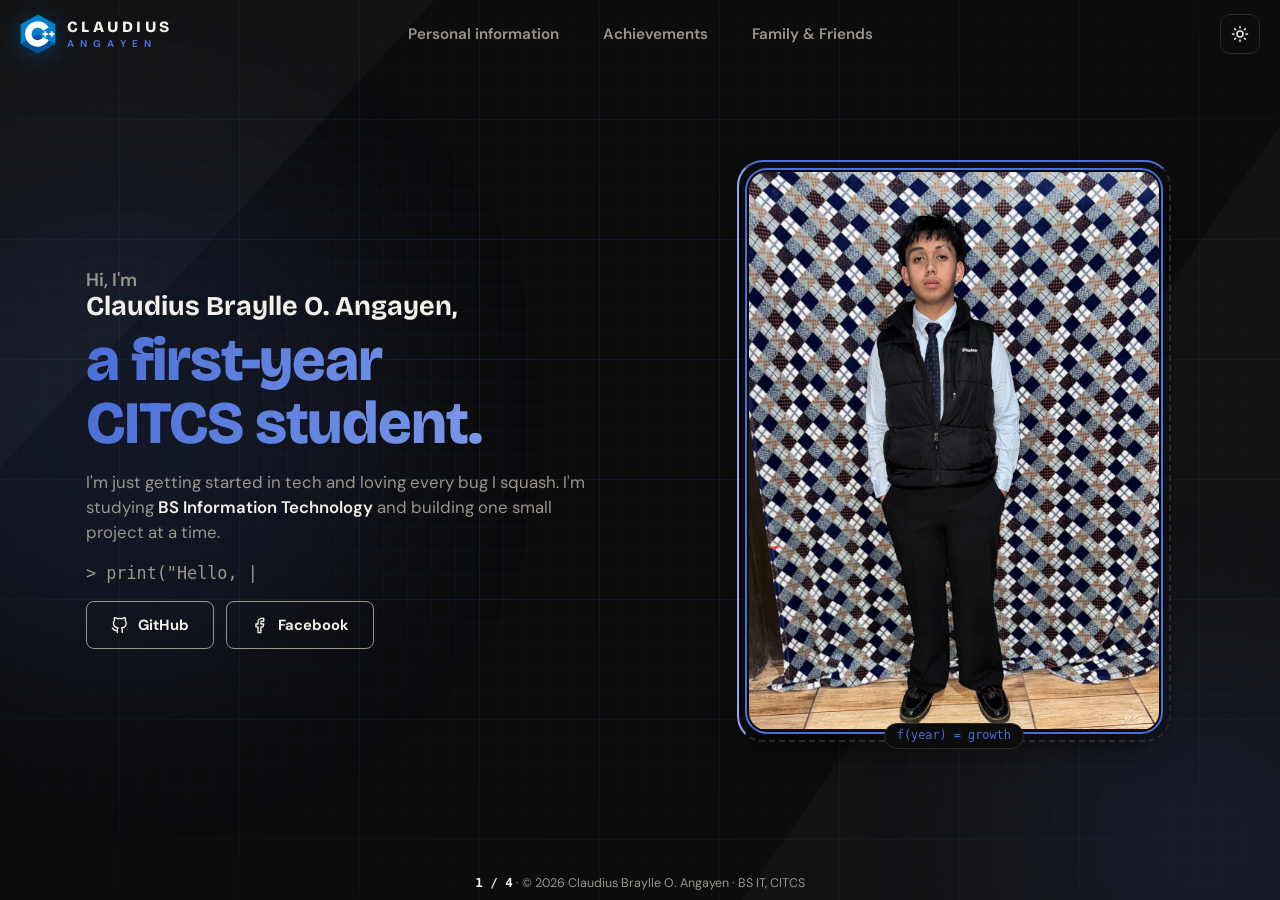
<file: index.html>
<!DOCTYPE html>
<html lang="en" data-theme="dark">
<head>
<meta charset="UTF-8">
<meta name="viewport" content="width=device-width, initial-scale=1, viewport-fit=cover">
<title>Claudius Angayen | Portfolio</title>
<meta name="description" content="Portfolio of Claudius Braylle O. Angayen, a first-year Information Technology student at CITCS.">
<meta name="theme-color" content="#000000">
<link rel="icon" type="image/svg+xml" href="images/logo.svg">
<link rel="preconnect" href="https://fonts.googleapis.com">
<link rel="preconnect" href="https://fonts.gstatic.com" crossorigin>
<link rel="stylesheet" href="https://fonts.googleapis.com/css2?family=Bricolage+Grotesque:opsz,wght@12..96,600..800&family=DM+Sans:wght@400..700&display=swap">
<link rel="stylesheet" href="css/style.css?v=19">
<!-- Sets the saved theme before the page paints, so it never flashes the wrong color -->
<script>
  try { document.documentElement.setAttribute('data-theme', localStorage.getItem('theme') === 'light' ? 'light' : 'dark'); } catch (e) {}
</script>
<script src="js/main.js?v=14" defer></script>
</head>
<body>

<!-- Icon sprite -->
<svg width="0" height="0" style="position:absolute" aria-hidden="true">
  <symbol id="i-home" viewBox="0 0 24 24"><path d="M3 11l9-8 9 8M5 10v10h5v-6h4v6h5V10"/></symbol>
  <symbol id="i-code" viewBox="0 0 24 24"><path d="M8 8l-4 4 4 4M16 8l4 4-4 4M13.5 5l-3 14"/></symbol>
  <symbol id="i-sun" viewBox="0 0 24 24"><circle cx="12" cy="12" r="4"/><path d="M12 2v2M12 20v2M4.9 4.9l1.4 1.4M17.7 17.7l1.4 1.4M2 12h2M20 12h2M4.9 19.1l1.4-1.4M17.7 6.3l1.4-1.4"/></symbol>
  <symbol id="i-moon" viewBox="0 0 24 24"><path d="M21 13A9 9 0 1 1 11 3a7 7 0 0 0 10 10z"/></symbol>
  <symbol id="i-user" viewBox="0 0 24 24"><circle cx="12" cy="8" r="4"/><path d="M4 21c0-4 4-6 8-6s8 2 8 6"/></symbol>
  <symbol id="i-id" viewBox="0 0 24 24"><rect x="3" y="5" width="18" height="14" rx="2"/><circle cx="9" cy="11" r="2"/><path d="M6 16c.6-1.8 5.4-1.8 6 0M15 10h3M15 14h3"/></symbol>
  <symbol id="i-github" viewBox="0 0 24 24"><path d="M9 19c-5 1.5-5-2.5-7-3m14 6v-3.87a3.37 3.37 0 0 0-.94-2.61c3.14-.35 6.44-1.54 6.44-7A5.44 5.44 0 0 0 20 4.77 5.07 5.07 0 0 0 19.91 1S18.73.65 16 2.48a13.38 13.38 0 0 0-7 0C6.27.65 5.09 1 5.09 1A5.07 5.07 0 0 0 5 4.77a5.44 5.44 0 0 0-1.5 3.78c0 5.42 3.3 6.61 6.44 7A3.37 3.37 0 0 0 9 18.13V22"/></symbol>
  <symbol id="i-facebook" viewBox="0 0 24 24"><path d="M18 2h-3a5 5 0 0 0-5 5v3H7v4h3v8h4v-8h3l1-4h-4V7a1 1 0 0 1 1-1h3z"/></symbol>
  <symbol id="i-arrow" viewBox="0 0 24 24"><path d="M5 12h14M13 6l6 6-6 6"/></symbol>
</svg>

<!-- Graph-paper texture + soft glows -->
<div class="graph-bg" aria-hidden="true"></div>
<div class="shape s1" aria-hidden="true"></div>
<div class="shape s2" aria-hidden="true"></div>
<div class="glow g1" aria-hidden="true"></div>
<div class="glow g2" aria-hidden="true"></div>

<header>
  <div class="container">
    <nav>
      <div class="nav-left">
      <a href="index.html" class="logo" aria-label="Claudius Angayen, home">
        <!-- Logo: C++ -->
        <svg class="logo-svg" viewBox="80 40 740 820" aria-hidden="true">
          <defs><mask id="hx"><path d="M450 70L792 258V642L450 830L108 642V258Z" fill="#fff" stroke="#fff" stroke-width="30" stroke-linejoin="round"/></mask></defs>
          <path d="M450 70L792 258V642L450 830L108 642V258Z" fill="#0180cd" stroke="#0180cd" stroke-width="30" stroke-linejoin="round"/>
          <path d="M60 671L443 450L900 714V900H60Z" fill="#00549d" mask="url(#hx)"/>
          <path d="M671 318.5A261 261 0 1 0 671 579.5L555.9 513A128 128 0 1 1 555.9 385Z" fill="#fff"/>
          <g fill="#fff"><rect x="543" y="432" width="112" height="36"/><rect x="581" y="394" width="36" height="112"/><rect x="675" y="432" width="113" height="36"/><rect x="713" y="394" width="37" height="112"/></g>
        </svg>
        <span class="logo-word"><span class="lw-top">Claudius</span><span class="lw-bot">Angayen</span></span>
      </a>
      </div>
      <div class="tabs" role="navigation" aria-label="Pages">
        <a class="tab" href="about.html" data-view="profile"><span class="tl-full">Personal information</span><span class="tl-short">About</span></a>
        <a class="tab" href="achievements.html" data-view="achievements">Achievements</a>
        <a class="tab" href="family-friends.html" data-view="family"><span class="tl-full">Family &amp; Friends</span><span class="tl-short">Family</span></a>
      </div>
      <div class="nav-right">
        <button class="icon-btn" id="themeBtn" type="button" aria-label="Switch to light mode" title="Switch theme"></button>
      </div>
    </nav>
  </div>
</header>

<main>
<div id="view-home">
  <section class="hero">
    <div class="container hero-grid">
      <div class="copy">
        <h1>
          <span class="hi">Hi, I'm</span>
          <span class="name">Claudius Braylle O. Angayen,</span>
          <span class="role">a first-year CITCS student.</span>
        </h1>
        <p>
          I'm just getting started in tech and loving every bug I squash.
          I'm studying <strong>BS Information Technology</strong>
          and building one small project at a time.
        </p>
        <p class="typing">
          &gt; <span id="typed"></span><span class="cursor">|</span>
        </p>
        <div class="btns">
          <a href="https://github.com/Clauwddd" class="btn btn-outline" target="_blank" rel="noopener noreferrer" aria-label="GitHub"><svg class="ico" aria-hidden="true"><use href="#i-github"/></svg><span class="lbl-full">GitHub</span></a>
          <a href="https://www.facebook.com/claudiusbraylle" class="btn btn-outline" target="_blank" rel="noopener noreferrer" aria-label="Facebook"><svg class="ico" aria-hidden="true"><use href="#i-facebook"/></svg><span class="lbl-full">Facebook</span></a>
        </div>
      </div>
      <div class="avatar-wrap">
        <div class="disk-wrap">
          <div class="disk">
            <div class="orbit" aria-hidden="true"></div>
            <div class="photo"><img src="images/photo.jpg" alt="Full portrait of Claudius Braylle O. Angayen in a black vest, light blue shirt and navy tie"></div>
          </div>
          <span class="coords">f(year) = growth</span>
        </div>
      </div>
    </div>
  </section>

</div>
</main>

<footer>
  <div class="container foot">
    <span class="foot-mid"><span class="foot-count">1 / 4</span><span class="foot-copy"> &middot; &copy; <span id="year"></span> Claudius Braylle O. Angayen &middot; BS IT, CITCS</span></span>
  </div>
</footer>

</body>
</html>
</file>
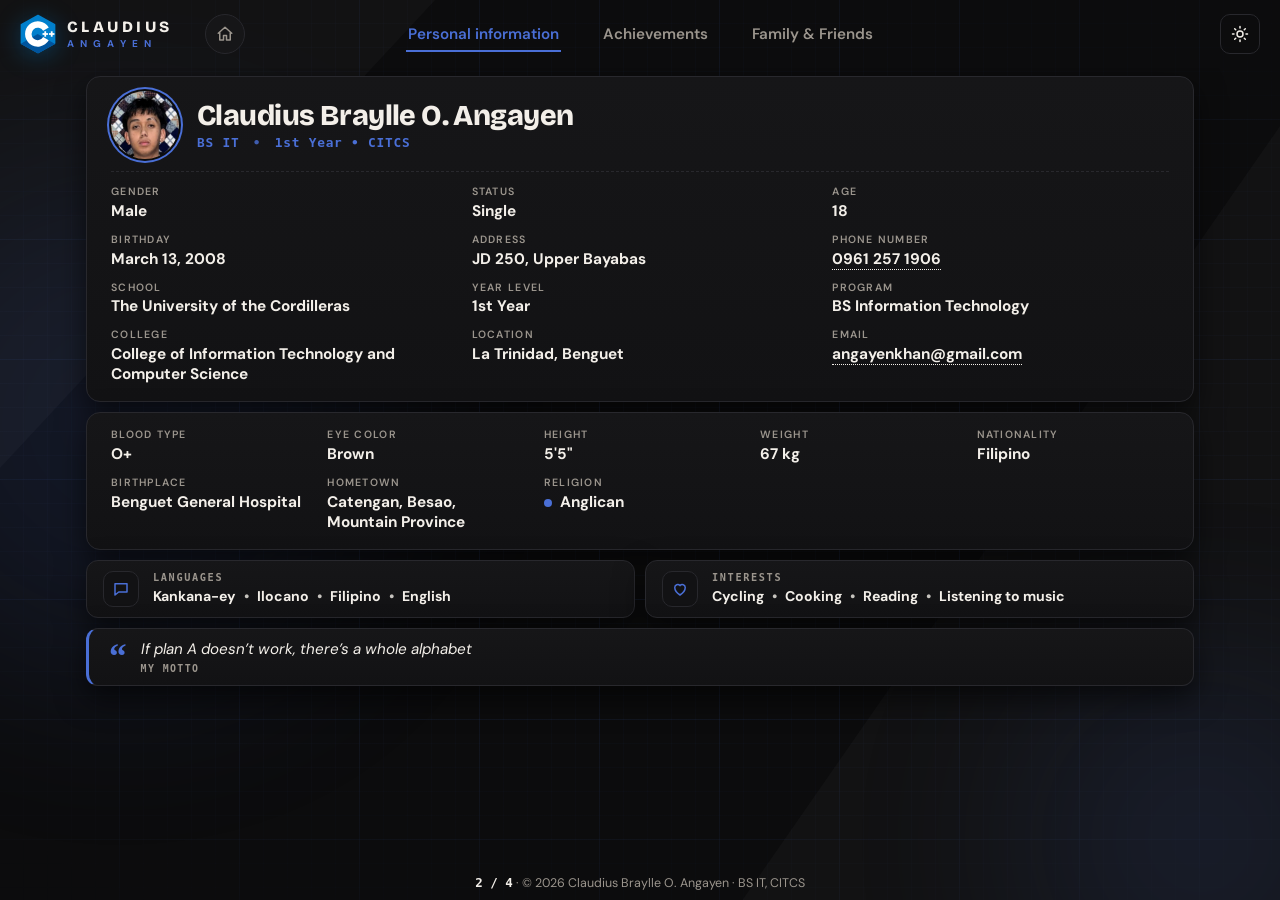
<file: about.html>
<!DOCTYPE html>
<html lang="en" data-theme="dark">
<head>
<meta charset="UTF-8">
<meta name="viewport" content="width=device-width, initial-scale=1, viewport-fit=cover">
<title>Personal Information | Claudius Angayen</title>
<meta name="description" content="Personal information of Claudius Braylle O. Angayen, a first-year BS IT student at CITCS.">
<meta name="theme-color" content="#071026">
<link rel="icon" type="image/svg+xml" href="images/logo.svg">
<link rel="preconnect" href="https://fonts.googleapis.com">
<link rel="preconnect" href="https://fonts.gstatic.com" crossorigin>
<link rel="stylesheet" href="https://fonts.googleapis.com/css2?family=Bricolage+Grotesque:opsz,wght@12..96,600..800&family=DM+Sans:wght@400..700&display=swap">
<link rel="stylesheet" href="css/style.css?v=21">
<!-- Sets the saved theme before the page paints, so it never flashes the wrong color -->
<script>
  try { document.documentElement.setAttribute('data-theme', localStorage.getItem('theme') === 'light' ? 'light' : 'dark'); } catch (e) {}
</script>
<script src="js/main.js?v=14" defer></script>
</head>
<body class="page-info">

<!-- Icon sprite -->
<svg width="0" height="0" style="position:absolute" aria-hidden="true">
  <symbol id="i-home" viewBox="0 0 24 24"><path d="M3 11l9-8 9 8M5 10v10h5v-6h4v6h5V10"/></symbol>
  <symbol id="i-sun" viewBox="0 0 24 24"><circle cx="12" cy="12" r="4"/><path d="M12 2v2M12 20v2M4.9 4.9l1.4 1.4M17.7 17.7l1.4 1.4M2 12h2M20 12h2M4.9 19.1l1.4-1.4M17.7 6.3l1.4-1.4"/></symbol>
  <symbol id="i-moon" viewBox="0 0 24 24"><path d="M21 13A9 9 0 1 1 11 3a7 7 0 0 0 10 10z"/></symbol>
  <symbol id="i-chat" viewBox="0 0 24 24"><path d="M4 5h16v11H9l-5 4z"/></symbol>
  <symbol id="i-game" viewBox="0 0 24 24"><rect x="2.5" y="7" width="19" height="11" rx="5.5"/><path d="M7 10.5v4M5 12.5h4M15.5 11.5h.01M18 13.5h.01"/></symbol>
  <symbol id="i-heart" viewBox="0 0 24 24"><path d="M12 20s-7-4.4-7-10a4 4 0 0 1 7-2.5A4 4 0 0 1 19 10c0 5.6-7 10-7 10z"/></symbol>
  <symbol id="i-bulb" viewBox="0 0 24 24"><path d="M9 18h6M10 21h4M12 3a6 6 0 0 0-3.5 10.9c.6.5 1 1.2 1 2.1h5c0-.9.4-1.6 1-2.1A6 6 0 0 0 12 3z"/></symbol>
</svg>

<!-- Graph-paper texture + soft glows -->
<div class="graph-bg" aria-hidden="true"></div>
<div class="shape s1" aria-hidden="true"></div>
<div class="shape s2" aria-hidden="true"></div>
<div class="glow g1" aria-hidden="true"></div>
<div class="glow g2" aria-hidden="true"></div>

<header>
  <div class="container">
    <nav>
      <div class="nav-left">
      <a href="index.html" class="logo" aria-label="Claudius Angayen, home">
        <!-- Logo: C++ -->
        <svg class="logo-svg" viewBox="80 40 740 820" aria-hidden="true">
          <defs><mask id="hx"><path d="M450 70L792 258V642L450 830L108 642V258Z" fill="#fff" stroke="#fff" stroke-width="30" stroke-linejoin="round"/></mask></defs>
          <path d="M450 70L792 258V642L450 830L108 642V258Z" fill="#0180cd" stroke="#0180cd" stroke-width="30" stroke-linejoin="round"/>
          <path d="M60 671L443 450L900 714V900H60Z" fill="#00549d" mask="url(#hx)"/>
          <path d="M671 318.5A261 261 0 1 0 671 579.5L555.9 513A128 128 0 1 1 555.9 385Z" fill="#fff"/>
          <g fill="#fff"><rect x="543" y="432" width="112" height="36"/><rect x="581" y="394" width="36" height="112"/><rect x="675" y="432" width="113" height="36"/><rect x="713" y="394" width="37" height="112"/></g>
        </svg>
        <span class="logo-word"><span class="lw-top">Claudius</span><span class="lw-bot">Angayen</span></span>
      </a>
      <a class="home-btn" href="index.html" aria-label="Home" title="Home"><svg class="ico" aria-hidden="true"><use href="#i-home"/></svg></a>
      </div>
      <div class="tabs" role="navigation" aria-label="Pages">
        <a class="tab" href="about.html" data-view="profile" aria-current="page"><span class="tl-full">Personal information</span><span class="tl-short">About</span></a>
        <a class="tab" href="achievements.html" data-view="achievements">Achievements</a>
        <a class="tab" href="family-friends.html" data-view="family"><span class="tl-full">Family &amp; Friends</span><span class="tl-short">Family</span></a>
      </div>
      <div class="nav-right">
        <button class="icon-btn" id="themeBtn" type="button" aria-label="Switch to light mode" title="Switch theme"></button>
      </div>
    </nav>
  </div>
</header>

<main>
<div id="view-profile">
  <div class="container">
    <div class="pi-stack">

      <!-- Card 1: identity -->
      <section class="pi-card" aria-labelledby="pi-name">
        <div class="pi-head">
          <div class="pi-avatar"><img src="images/avatar.jpg" alt="Portrait of Claudius Braylle O. Angayen"></div>
          <div>
            <h1 class="pi-name" id="pi-name">Claudius Braylle O. Angayen</h1>
            <div class="pi-sub">BS IT <i>&bull;</i> 1st Year &bull; CITCS</div>
          </div>
        </div>
        <dl class="pi-grid">
          <div class="pi-f"><dt>Gender</dt><dd>Male</dd></div><div class="pi-f"><dt>Status</dt><dd>Single</dd></div><div class="pi-f"><dt>Age</dt><dd>18</dd></div>
          <div class="pi-f"><dt>Birthday</dt><dd>March 13, 2008</dd></div><div class="pi-f"><dt>Address</dt><dd>JD 250, Upper Bayabas</dd></div><div class="pi-f"><dt>Phone number</dt><dd><a href="tel:+639612571906">0961 257 1906</a></dd></div>
          <div class="pi-f"><dt>School</dt><dd>The University of the Cordilleras</dd></div><div class="pi-f"><dt>Year level</dt><dd>1st Year</dd></div><div class="pi-f"><dt>Program</dt><dd>BS Information Technology</dd></div>
          <div class="pi-f"><dt>College</dt><dd>College of Information Technology and Computer Science</dd></div><div class="pi-f"><dt>Location</dt><dd>La Trinidad, Benguet</dd></div><div class="pi-f"><dt>Email</dt><dd><a href="mailto:angayenkhan@gmail.com">angayenkhan@gmail.com</a></dd></div>
        </dl>
      </section>

      <!-- Card 2: traits -->
      <section class="pi-card" aria-label="Physical details and background">
        <dl class="pi-grid pi-grid-5">
          <div class="pi-f"><dt>Blood type</dt><dd>O+</dd></div><div class="pi-f"><dt>Eye color</dt><dd>Brown</dd></div><div class="pi-f"><dt>Height</dt><dd>5'5"</dd></div><div class="pi-f"><dt>Weight</dt><dd>67 kg</dd></div><div class="pi-f"><dt>Nationality</dt><dd>Filipino</dd></div>
          <div class="pi-f"><dt>Birthplace</dt><dd>Benguet General Hospital</dd></div><div class="pi-f"><dt>Hometown</dt><dd>Catengan, Besao, Mountain Province</dd></div><div class="pi-f pi-rel"><dt>Religion</dt><dd><span class="pi-dot" aria-hidden="true"></span>Anglican</dd></div>
        </dl>
      </section>

      <!-- Chips -->
      <div class="pi-chiprow">
        <div class="pi-chipcard">
          <span class="pi-ci"><svg class="ico" aria-hidden="true"><use href="#i-chat"/></svg></span>
          <div><div class="pi-cl">Languages</div><div class="pi-cv">Kankana-ey <i>&bull;</i> Ilocano <i>&bull;</i> Filipino <i>&bull;</i> English</div></div>
        </div>
        <div class="pi-chipcard">
          <span class="pi-ci"><svg class="ico" aria-hidden="true"><use href="#i-heart"/></svg></span>
          <div><div class="pi-cl">Interests</div><div class="pi-cv">Cycling <i>&bull;</i> Cooking <i>&bull;</i> Reading <i>&bull;</i> Listening to music</div></div>
        </div>
      </div>

      <!-- Motto -->
      <blockquote class="pi-motto">
        <span class="pi-q" aria-hidden="true">&ldquo;</span>
        <div>
          <p>If plan A doesn&rsquo;t work, there&rsquo;s a whole alphabet</p>
          <cite>My motto</cite>
        </div>
      </blockquote>

    </div>
  </div>
</div>
</main>

<footer>
  <div class="container foot">
    <span class="foot-mid"><span class="foot-count">2 / 4</span><span class="foot-copy"> &middot; &copy; <span id="year"></span> Claudius Braylle O. Angayen &middot; BS IT, CITCS</span></span>
  </div>
</footer>

</body>
</html>
</file>
<file: css/style.css>
/* Claudius Angayen | Portfolio styles. Dark by default; data-theme="light" on <html> switches to light. */

/* Layout: one screen, no scrolling. Charcoal base with one navy accent. Text-link nav, big role line, stats strip, full portrait in a framed card. */
  :root {
    --bg: #0c0c0d;
    --bg-soft: #121214;
    --card: #161618;
    --text: #f3efe9;
    --muted: #9b958d;
    --accent: #4a6fd6;
    --accent-2: #8fa8f0;
    --border: #28282d;
    --shape: rgba(255,255,255,.028);
    --grid-minor: rgba(74,111,214,.04);
    --grid-major: rgba(74,111,214,.09);
    --glow-op: .12;
    --btn-glow: rgba(74,111,214,.32);
    --shadow: 0 12px 30px rgba(0,0,0,.6);
    --font-display: "Bricolage Grotesque", "Segoe UI", system-ui, -apple-system, sans-serif;
    --font-body: "DM Sans", "Segoe UI", system-ui, -apple-system, Roboto, sans-serif;
    --r: 10px;
    color-scheme: dark;
  }
  :root[data-theme="light"] {
    --bg: #f7f3ed;
    --bg-soft: #efe8dd;
    --card: #ffffff;
    --text: #1d1915;
    --muted: #6c6459;
    --accent: #14307a;
    --accent-2: #2f52b0;
    --border: #e4dac9;
    --shape: rgba(0,0,0,.035);
    --grid-minor: rgba(20,48,122,.05);
    --grid-major: rgba(20,48,122,.12);
    --glow-op: .2;
    --btn-glow: rgba(20,48,122,.25);
    --shadow: 0 12px 30px rgba(60,40,10,.12);
    color-scheme: light;
  }

  * { box-sizing: border-box; margin: 0; padding: 0; }
  [hidden] { display: none !important; }
  html { height: 100%; overflow: hidden; }
  body {
    font-family: var(--font-body);
    background: var(--bg);
    color: var(--text);
    line-height: 1.5;
    height: 100%;
    display: flex; flex-direction: column;
    position: relative; overflow: hidden;
    overscroll-behavior: none;
  }
  a { color: inherit; text-decoration: none; }
  .container {
    width: 100%; max-width: 1140px; margin-inline: auto;
    padding-left: max(16px, env(safe-area-inset-left, 0px));
    padding-right: max(16px, env(safe-area-inset-right, 0px));
  }

  /* ===== BACKGROUND: faint graph paper, angled shapes, warm glows ===== */
  .graph-bg {
    position: fixed; inset: 0; z-index: 0; pointer-events: none;
    background-image:
      linear-gradient(var(--grid-major) 1px, transparent 1px),
      linear-gradient(90deg, var(--grid-major) 1px, transparent 1px),
      linear-gradient(var(--grid-minor) 1px, transparent 1px),
      linear-gradient(90deg, var(--grid-minor) 1px, transparent 1px);
    background-size: 120px 120px, 120px 120px, 24px 24px, 24px 24px;
    background-position: -1px -1px;
    -webkit-mask-image: radial-gradient(ellipse 80% 75% at 50% 45%, #000 30%, transparent 100%);
            mask-image: radial-gradient(ellipse 80% 75% at 50% 45%, #000 30%, transparent 100%);
  }
  .shape { position: fixed; inset: 0; z-index: 0; pointer-events: none; background: var(--shape); }
  .shape.s1 { clip-path: polygon(0 0, 34% 0, 0 52%); }
  .shape.s2 { clip-path: polygon(100% 14%, 100% 100%, 58% 100%); }
  .glow { position: fixed; z-index: 0; pointer-events: none; border-radius: 50%; filter: blur(100px); opacity: var(--glow-op); background: var(--accent); }
  .glow.g1 { width: 520px; height: 520px; left: -140px; top: 18%; }
  .glow.g2 { width: 360px; height: 360px; right: -100px; bottom: -120px; }

  /* ICONS */
  .ico { width: 1.15em; height: 1.15em; fill: none; stroke: currentColor; stroke-width: 2;
         stroke-linecap: round; stroke-linejoin: round; flex-shrink: 0; vertical-align: -0.2em; }

  /* NAV */
  header { position: relative; z-index: 5; flex: none; }
  /* Header spans the full width: logo + home hug the far left, theme toggle the far right */
  header > .container { max-width: none; padding-left: max(20px, env(safe-area-inset-left, 0px)); padding-right: max(20px, env(safe-area-inset-right, 0px)); }
  nav { display: grid; grid-template-columns: minmax(max-content, 1fr) auto minmax(max-content, 1fr); align-items: center; gap: 14px; height: 68px; }
  .nav-left { justify-self: start; }
  .nav-right { justify-self: end; }
  .logo { display: inline-flex; align-items: center; gap: 11px; min-width: 0; }
  .logo-svg { width: 36px; height: 40px; flex-shrink: 0; filter: drop-shadow(0 4px 12px rgba(1,128,205,.35)); }
  .logo-word { display: flex; flex-direction: column; gap: 4px; line-height: 1; white-space: nowrap; }
  .lw-top { font-family: var(--font-display); font-size: .98rem; font-weight: 800; letter-spacing: .22em; text-transform: uppercase; }
  .lw-bot { font-size: .62rem; font-weight: 700; letter-spacing: .62em; text-transform: uppercase; color: var(--accent); }
  .nav-left { display: flex; align-items: center; gap: clamp(18px, 3vw, 32px); }
  .tabs { display: flex; gap: clamp(18px, 3.4vw, 40px); }
  .tab { position: relative; padding: 6px 2px; font-size: .95rem; font-weight: 600; color: var(--muted); transition: color .2s; }
  .tab::after { content: ""; position: absolute; left: 0; right: 0; bottom: -1px; height: 2px; background: var(--accent); transform: scaleX(0); transform-origin: left; transition: transform .25s; }
  .tab:hover { color: var(--text); }
  .tab[aria-current="page"] { color: var(--accent); }
  .tab[aria-current="page"]::after, .tab:hover::after { transform: scaleX(1); }
  .tab:focus-visible { outline: 2px solid var(--accent); outline-offset: 4px; border-radius: 4px; }
  .home-btn {
    flex: none; display: inline-grid; place-items: center; width: 40px; height: 40px; border-radius: 50%;
    border: 1.5px solid var(--border); background: var(--card); color: var(--muted);
    transition: transform .2s, border-color .2s, color .2s, background .2s;
  }
  .home-btn .ico { width: 18px; height: 18px; vertical-align: 0; }
  .home-btn:hover { transform: translateY(-2px); border-color: var(--accent); color: var(--accent); }
  .home-btn[aria-current="page"] { border-color: var(--accent); color: var(--accent); background: var(--bg-soft); }
  .home-btn:focus-visible { outline: 2px solid var(--accent); outline-offset: 3px; }
  .nav-right { display: flex; gap: 10px; align-items: center; }
  .icon-btn {
    display: inline-grid; place-items: center;
    background: transparent; border: 1px solid var(--border); color: var(--text);
    width: 40px; height: 40px; border-radius: var(--r); cursor: pointer; transition: transform .2s, border-color .2s, color .2s;
  }
  .icon-btn:hover { transform: translateY(-2px); border-color: var(--accent); color: var(--accent); }
  .icon-btn:focus-visible, .btn:focus-visible, .seg button:focus-visible { outline: 2px solid var(--accent); outline-offset: 3px; }
  .icon-btn .ico { width: 18px; height: 18px; vertical-align: 0; }

  /* BUTTONS */
  .btn {
    display: inline-flex; align-items: center; gap: 10px;
    padding: clamp(8px, 1.6vh, 12px) 24px; border-radius: 8px; font-weight: 700; font-size: .92rem;
    border: 1.5px solid transparent; cursor: pointer; transition: transform .2s, box-shadow .2s, border-color .2s;
  }
  .btn:hover { transform: translateY(-2px); }
  .btn-primary { background: var(--accent); color: #fff; box-shadow: 0 8px 22px var(--btn-glow); }
  .btn-outline { border-color: var(--muted); color: var(--text); }
  .btn-outline:hover { border-color: var(--accent); color: var(--accent); }
  .btn-sm { padding: 8px 20px; font-size: .88rem; }
  .lbl-short { display: none; }

  /* VIEWS */
  main { position: relative; z-index: 2; flex: 1; min-height: 0; display: flex; flex-direction: column; }
  #view-home { flex: 1; min-height: 0; display: flex; align-items: center; position: relative; }

  /* HERO (page 1) */
  .hero { width: 100%; padding-block: 4px 18px; }
  .hero-grid { display: grid; grid-template-columns: 1.2fr 1fr; gap: clamp(20px, 4vw, 56px); align-items: center; }
  .hero-grid > * { min-width: 0; }
  .copy { display: flex; flex-direction: column; align-items: flex-start; gap: clamp(8px, 1.7vh, 18px); }
  .hero h1 { display: flex; flex-direction: column; gap: 2px; font-family: var(--font-display); font-weight: 700; line-height: 1.04; }
  .hero h1 .hi { font-size: clamp(.95rem, 2.2vh, 1.15rem); font-weight: 600; color: var(--muted); font-family: var(--font-body); }
  .hero h1 .name { font-size: clamp(1.15rem, min(2.4vw, 3.6vh), 1.7rem); font-weight: 700; }
  .hero h1 .role {
    margin-top: clamp(2px, .8vh, 8px);
    font-size: clamp(1.9rem, min(4.7vw, 8.4vh), 3.9rem); font-weight: 800; letter-spacing: -.02em; text-wrap: balance;
    background: linear-gradient(95deg, var(--accent), var(--accent-2)); -webkit-background-clip: text; background-clip: text; color: transparent;
  }
  .hero p { color: var(--muted); font-size: clamp(.9rem, 2.1vh, 1.05rem); max-width: 520px; }
  .hero p strong { color: var(--text); font-weight: 600; }
  .typing { color: var(--accent); font-family: ui-monospace, Consolas, monospace; min-height: 1.5em; }
  .cursor { animation: blink 1s steps(2) infinite; }
  @keyframes blink { 50% { opacity: 0; } }
  .btns { display: flex; gap: 12px; flex-wrap: wrap; }

  .stats { display: flex; width: 100%; max-width: 520px; background: var(--card); border: 1px solid var(--border); border-radius: var(--r); overflow: hidden; }
  .stats > div { flex: 1 1 0; min-width: 0; padding: clamp(8px, 1.6vh, 14px) clamp(10px, 1.6vw, 18px); border-left: 1px solid var(--border); }
  .stats > div:first-child { border-left: 0; }
  .stats b { display: block; font-family: var(--font-display); font-weight: 700; color: var(--accent); font-size: clamp(.95rem, 2.4vh, 1.15rem); line-height: 1.25; }
  .stats span { display: block; font-size: .76rem; letter-spacing: .04em; color: var(--muted); }

  /* Full portrait in a framed card (the whole photo is shown, nothing cropped) */
  .avatar-wrap { display: flex; justify-content: center; }
  .disk-wrap { position: relative; padding: 16px; margin-bottom: 18px; max-width: 100%; }
  .disk {
    position: relative; height: min(64vh, 560px); max-width: 100%; aspect-ratio: 1506 / 2047; border-radius: 18px;
    background: var(--bg-soft); border: 1px solid var(--border); box-shadow: var(--shadow);
  }
  .orbit { position: absolute; inset: -12px; border-radius: 26px; border: 2px dashed var(--border); pointer-events: none; }
  .orbit::after { content: ""; position: absolute; inset: -2px; border-radius: 26px; border: 2px solid transparent; border-top-color: var(--accent); border-left-color: var(--accent-2); }
  .photo { width: 100%; height: 100%; border-radius: 18px; overflow: hidden; box-shadow: 0 0 0 2px var(--bg), 0 0 0 4px var(--accent); background: var(--bg-soft); }
  .photo img, .id-photo img { width: 100%; height: 100%; object-fit: contain; display: block; }
  .coords {
    position: absolute; left: 50%; bottom: -2px; transform: translateX(-50%); white-space: nowrap;
    font-family: ui-monospace, Consolas, monospace; font-size: .74rem; color: var(--accent);
    background: var(--bg); padding: 3px 12px; border: 1px solid var(--border); border-radius: 999px;
  }

  /* ===== PAGE 2: PERSONAL INFORMATION ===== */
  #view-profile { overflow: hidden; flex: 1; min-height: 0; display: flex; flex-direction: column; padding-block: 6px 12px; }
  #view-profile > .container { flex: 1; min-height: 0; display: flex; flex-direction: column; gap: 10px; }
  .seg { display: none; gap: 4px; padding: 4px; background: var(--card); border: 1px solid var(--border); border-radius: var(--r); flex: none; }
  .seg button {
    flex: 1; padding: 7px 10px; border: 0; border-radius: 7px; background: transparent; color: var(--muted);
    font: inherit; font-size: .9rem; font-weight: 600; cursor: pointer;
  }
  .seg button[aria-pressed="true"] { background: var(--accent); color: #fff; }
  .profile-grid { flex: 1; min-height: 0; display: grid; grid-template-columns: minmax(0, .95fr) minmax(0, 1.05fr); gap: 20px; align-items: stretch; }
  .panel {
    font-size: calc(16px * var(--fit, 1));
    min-height: 0; overflow: hidden; display: flex; flex-direction: column;
    background: var(--card); border: 1px solid var(--border); border-radius: 14px;
    padding: clamp(12px, 2.4vh, 22px); box-shadow: var(--shadow);
  }
  .section-title { display: flex; align-items: center; gap: 10px; font-family: var(--font-display); font-size: 1.05rem; margin-bottom: clamp(8px, 1.6vh, 14px); flex: none; }
  .section-title .ico { color: var(--accent); width: 20px; height: 20px; }
  .id-row { display: flex; gap: 16px; align-items: center; padding-bottom: clamp(8px, 1.6vh, 14px); border-bottom: 1px dashed var(--border); flex: none; }
  .id-photo { width: 69px; height: 92px; border-radius: 10px; overflow: hidden; flex-shrink: 0; background: var(--bg-soft); box-shadow: 0 0 0 2px var(--bg), 0 0 0 4px var(--accent); }
  .id-name { font-family: var(--font-display); font-weight: 700; font-size: 1.1em; line-height: 1.3; overflow-wrap: anywhere; }
  .id-role { color: var(--accent); font-size: .85em; margin-top: 2px; font-weight: 600; }
  .bio { color: var(--muted); font-size: clamp(.9em, 2.1vh, 1em); line-height: 1.6; margin-top: clamp(8px, 1.8vh, 16px); }
  .facts { list-style: none; }
  .facts li { display: grid; grid-template-columns: 104px minmax(0, 1fr); gap: 10px; padding: clamp(3px, .9vh, 7px) 0; border-bottom: 1px dashed var(--border); font-size: .88rem; line-height: 1.4; }
  .facts li:last-child { border-bottom: 0; padding-bottom: 0; }
  .facts .k { color: var(--muted); }
  .facts .v { font-weight: 600; overflow-wrap: anywhere; }

  /* About page: blueprint-style panels */
  .bp { position: relative; background: linear-gradient(180deg, var(--card), var(--bg-soft)); gap: 10px; }
  .bp::before, .bp::after { content: ""; position: absolute; width: 18px; height: 18px; pointer-events: none; border: 2px solid var(--accent); opacity: .85; }
  .bp::before { top: -1px; left: -1px; border-right: 0; border-bottom: 0; border-top-left-radius: 14px; }
  .bp::after { bottom: -1px; right: -1px; border-left: 0; border-top: 0; border-bottom-right-radius: 14px; }
  .bp .section-title { font: 700 .72rem/1 ui-monospace, Consolas, monospace; letter-spacing: .18em; text-transform: uppercase; color: var(--accent); margin-bottom: 2px; }
  .bp .section-title .ico { width: 16px; height: 16px; }
  .pi-group { flex: none; border: 1px solid var(--border); border-left: 3px solid var(--accent); border-radius: 4px 12px 12px 4px; background: var(--card); padding: clamp(8px, 1.5vh, 13px) 14px; }
  .pi-gt { display: flex; align-items: center; gap: 8px; font: 700 .66em/1 ui-monospace, Consolas, monospace; letter-spacing: .16em; text-transform: uppercase; color: var(--muted); margin-bottom: clamp(6px, 1.2vh, 10px); }
  .pi-gt span { color: var(--accent); }
  .pi-gt::after { content: ""; flex: 1; height: 1px; background: repeating-linear-gradient(90deg, var(--border) 0 4px, transparent 4px 8px); }
  .pi-fields { display: grid; grid-template-columns: repeat(2, minmax(0, 1fr)); gap: clamp(6px, 1.3vh, 11px) 16px; }
  .pi-f dt { font-size: .64em; letter-spacing: .12em; text-transform: uppercase; color: var(--muted); margin-bottom: 2px; }
  .pi-f dd { font-weight: 700; font-size: .9em; line-height: 1.35; overflow-wrap: anywhere; }
  .pi-chiprow { display: grid; grid-template-columns: 1fr; gap: 10px; margin-top: auto; flex: none; }
  .pi-chipcard { display: flex; gap: 12px; align-items: flex-start; border: 1px dashed var(--border); border-radius: 12px; padding: 10px 12px; background: var(--card); }
  .pi-ci { width: 34px; height: 34px; flex: none; display: grid; place-items: center; border-radius: 10px; background: var(--bg-soft); border: 1px solid var(--border); color: var(--accent); }
  .pi-ci .ico { width: 18px; height: 18px; }
  .pi-cl { font: 700 .64em/1 ui-monospace, Consolas, monospace; letter-spacing: .16em; text-transform: uppercase; color: var(--muted); margin-bottom: 6px; }
  .pi-chips { list-style: none; display: flex; flex-wrap: wrap; gap: 6px; }
  .pi-chips li { font-size: .78em; font-weight: 600; padding: 3px 10px; border-radius: 999px; border: 1px solid var(--border); background: var(--bg-soft); }
  @media (max-width: 820px) { .bp .section-title { display: none; } }
  /* Compact tiers so the Personal information page always fits without scrolling */
  @media (min-width: 821px) and (max-height: 900px) {
    .bp { gap: 7px; }
    .pi-group { padding: 7px 12px; }
    .pi-gt { margin-bottom: 5px; }
    .pi-fields { gap: 5px 14px; }
    .pi-f dd { font-size: .84em; line-height: 1.25; }
    .pi-f dt { margin-bottom: 1px; }
  }
  @media (min-width: 821px) and (max-height: 740px) {
    .panel { padding: 10px 14px; }
    .bp { gap: 5px; }
    .pi-group { padding: 5px 11px; }
    .pi-gt { margin-bottom: 3px; }
    .pi-fields { gap: 3px 14px; }
    .pi-f dd { font-size: .8em; line-height: 1.2; }
  }
  @media (min-width: 821px) and (max-height: 680px) {
    .pi-gt { display: none; }
    .bp .section-title { display: none; }
  }
  @media (max-width: 820px) {
    .panel { padding: 10px 12px; }
    .bp { gap: 7px; }
    .pi-group { padding: 7px 11px; }
    .pi-gt { margin-bottom: 4px; }
    .pi-fields { gap: 5px 12px; }
    .pi-f dd { font-size: .82em; line-height: 1.25; }
    .pi-f dt { font-size: .58em; margin-bottom: 1px; }
  }
  @media (max-width: 820px) and (max-height: 720px) {
    .pi-gt { display: none; }
    .pi-group { padding: 6px 10px; }
    .pi-fields { gap: 4px 10px; }
  }


  /* ===== PAGE 3: ACHIEVEMENTS ===== */
  .tl-short { display: none; }
  .cat[hidden] { display: none; }
  .ach-grid { list-style: none; display: grid; grid-template-columns: repeat(auto-fill, minmax(190px, 1fr)); gap: 14px; }
  .ach-card { width: 100%; height: 100%; display: flex; flex-direction: column; gap: 4px; text-align: left; padding: 8px 8px 12px; border: 1px solid var(--border); border-radius: 12px; background: var(--bg-soft); color: inherit; font: inherit; cursor: pointer; transition: border-color .2s, transform .2s; }
  .ach-card:hover { border-color: var(--accent); transform: translateY(-2px); }
  .ach-card:focus-visible { outline: 2px solid var(--accent); outline-offset: 3px; }
  .ach-thumb { display: block; aspect-ratio: 4 / 3; border-radius: 8px; overflow: hidden; background: var(--bg); margin-bottom: 6px; }
  .ach-thumb img { width: 100%; height: 100%; object-fit: contain; display: block; }
  .ach-title { font-family: var(--font-display); font-weight: 700; font-size: .92rem; line-height: 1.3; padding-inline: 4px; }
  .ach-sub { color: var(--muted); font-size: .8rem; line-height: 1.35; padding-inline: 4px; }

  .ach-group { grid-column: span 2; display: grid; grid-template-columns: repeat(2, minmax(0, 1fr)); gap: 10px 14px; align-content: start; }
  .ach-photos-label { grid-column: 1 / -1; color: var(--muted); font-size: .82rem; margin-top: 2px; }
  .ach-photo { height: auto; padding: 6px; }
  .ach-photo .ach-thumb { margin-bottom: 0; }

  .lightbox { position: fixed; inset: 0; z-index: 100; display: flex; align-items: center; justify-content: center; gap: 12px; padding: 16px max(16px, env(safe-area-inset-right, 0px)) 16px max(16px, env(safe-area-inset-left, 0px)); background: rgba(8,8,9,.97); }
  .lightbox[hidden] { display: none; }
  .lb-fig { flex: 1; min-width: 0; max-height: 100%; display: flex; flex-direction: column; align-items: center; gap: 10px; color: #f3efe9; text-align: center; }
  .lb-fig img { max-width: 100%; max-height: calc(100vh - 110px); max-height: calc(100dvh - 110px); border-radius: 8px; box-shadow: 0 20px 60px rgba(0,0,0,.6); }
  .lb-fig figcaption { display: flex; flex-direction: column; gap: 2px; font-size: .9rem; }
  .lb-fig figcaption span { color: #b9b3aa; font-size: .82rem; }
  .lb-btn { flex: none; width: 46px; height: 46px; border-radius: 50%; border: 1px solid rgba(255,255,255,.25); background: rgba(255,255,255,.08); color: #fff; font-size: 1.7rem; line-height: 1; }
  .lb-btn:hover { background: var(--accent); border-color: var(--accent); }
  .lb-btn:focus-visible { outline: 2px solid var(--accent-2); outline-offset: 3px; }
  .lb-close { position: absolute; top: max(14px, env(safe-area-inset-top, 0px)); right: max(14px, env(safe-area-inset-right, 0px)); z-index: 2; }
  .lb-btn[hidden] { display: none; }

  @media (max-width: 560px) {
    .tl-full { display: none; }
    .tl-short { display: inline; }
    .ach-grid { grid-template-columns: repeat(2, minmax(0, 1fr)); gap: 10px; }
    .ach-title { font-size: .85rem; }
    .lb-prev, .lb-next { position: absolute; bottom: max(14px, env(safe-area-inset-bottom, 0px)); z-index: 2; }
    .lb-prev { left: 16px; } .lb-next { right: 16px; }
    .lb-fig img { max-height: calc(100dvh - 150px); }
  }

  /* ===== ACHIEVEMENTS PAGE LAYOUT ===== */
  /* Small screens: one category at a time (tabs). Wide screens: everything on one screen (see the media query below). */
  #view-achievements { flex: 1; min-height: 0; display: flex; flex-direction: column; padding-block: 4px 10px; }
  #view-achievements > .container { flex: 1; min-height: 0; display: flex; flex-direction: column; gap: 12px; }
  .page-title { flex: none; font-family: var(--font-display); font-weight: 800; font-size: 1.5rem; line-height: 1.1; letter-spacing: -.015em; }
  .sec-label { display: flex; align-items: center; gap: 12px; margin: 0 0 10px; font: 700 .7rem/1 ui-monospace, Consolas, monospace; letter-spacing: .14em; text-transform: uppercase; color: var(--accent); }
  .sec-label::after { content: ""; flex: 1; height: 1px; background: var(--border); }
  .edu { flex: none; }
  .edu-track { list-style: none; display: grid; grid-template-columns: repeat(2, minmax(0, 1fr)); gap: 8px; }
  .edu-step { display: flex; flex-direction: column; gap: 3px; padding: 10px 12px; background: var(--card); border: 1px solid var(--border); border-top: 3px solid var(--accent); border-radius: 10px; min-width: 0; }
  .edu-step.is-current { background: color-mix(in srgb, var(--accent) 9%, var(--card)); }
  .edu-lvl { font-family: var(--font-display); font-weight: 700; font-size: .9rem; line-height: 1.2; }
  .edu-school { color: var(--muted); font-size: .74rem; line-height: 1.25; }
  .edu-foot { display: flex; flex-wrap: wrap; align-items: center; justify-content: space-between; gap: 6px 10px; margin-top: auto; padding-top: 9px; border-top: 1px dashed var(--border); }
  .edu-school { margin-bottom: 9px; }
  .edu-pill { padding: 1px 8px; border: 1px solid var(--border); border-radius: 99px; font: 600 .62rem/1.5 ui-monospace, Consolas, monospace; color: var(--muted); white-space: nowrap; }
  .is-current .edu-pill { border-color: var(--accent); color: var(--accent); }
  .edu-yrs { font: 700 .7rem/1.3 ui-monospace, Consolas, monospace; color: var(--accent); white-space: nowrap; }

  .cat-tabs { flex: none; display: flex; gap: 6px; }
  .cat-tabs button { flex: 1 1 0; min-width: 0; padding: 9px 4px; border: 1px solid var(--border); border-radius: 10px; background: var(--card); color: var(--text); font: 700 .8rem/1.2 var(--font-display); cursor: pointer; transition: border-color .2s, background .2s; }
  .cat-tabs button:hover { border-color: var(--accent); }
  .cat-tabs button[aria-selected="true"] { border-color: var(--accent); background: color-mix(in srgb, var(--accent) 12%, var(--card)); box-shadow: inset 0 0 0 1px var(--accent); }
  .cat-tabs button:focus-visible { outline: 2px solid var(--accent); outline-offset: 3px; }
  .cat-tabs .cnt { display: none; }

  .ach-cols { flex: 1; min-height: 0; overflow: auto; scrollbar-width: thin; scrollbar-color: var(--border) transparent; padding-right: 4px; }
  .col-side { display: block; }
  .cat-head { display: none; }
  .zoom-hint { display: inline-flex; align-items: center; gap: 7px; flex: none; padding: 5px 12px; border: 1px solid var(--border); border-radius: 99px; background: var(--card); font: 600 .7rem/1.3 ui-monospace, Consolas, monospace; color: var(--muted); white-space: nowrap; }
  .zoom-hint .ico { width: 13px; height: 13px; color: var(--accent); }
  .cnt { padding: 1px 8px; border-radius: 99px; background: color-mix(in srgb, var(--accent) 16%, transparent); color: var(--accent); font: 700 .7rem/1.5 ui-monospace, Consolas, monospace; }
  .ach-card { background: var(--card); }
  .ach-sub { display: block; }

  /* ----- Wide + tall screens: all three categories visible at once ----- */
  @media (min-width: 1000px) and (min-height: 681px) {
    #view-achievements > .container { gap: clamp(10px, 1.8vh, 16px); }
    .page-title { font-size: clamp(1.4rem, 3.4vh, 1.9rem); }
    .edu-track { grid-template-columns: repeat(4, minmax(0, 1fr)); gap: 14px; }
    .edu-step { padding: clamp(12px, 2vh, 16px) 18px clamp(10px, 1.7vh, 14px); gap: 4px; }
    .edu-lvl { font-size: 1.02rem; } .edu-school { font-size: .83rem; margin-bottom: clamp(8px, 1.4vh, 12px); } .edu-pill { font-size: .66rem; padding: 2px 10px; } .edu-yrs { font-size: .78rem; }
    .edu-foot { padding-top: clamp(8px, 1.4vh, 11px); }
    .cat-tabs { display: none; }
    .ach-cols { overflow: hidden; padding: 0; display: grid; grid-template-columns: minmax(0, 1.75fr) minmax(0, 1fr); gap: 24px; }
    .cat, .col-side { min-height: 0; display: flex; flex-direction: column; }
    .col-side { gap: clamp(10px, 1.8vh, 16px); }
    .cat-co { flex: 2 1 0; } .cat-extra { flex: 1 1 0; }
    .cat[hidden] { display: flex !important; }
    .cat-head { flex: none; display: flex; align-items: center; gap: 10px; margin-bottom: 10px; }
    .cat-h { font-family: var(--font-display); font-weight: 800; font-size: 1.1rem; line-height: 1.1; }
    .cat-rule { flex: 1; height: 1px; background: var(--border); }
    .ach-grid { flex: 1; min-height: 0; display: grid; gap: 12px; grid-template-columns: repeat(2, minmax(0, 1fr)); grid-auto-rows: minmax(0, 1fr); }
    .cat-curricular .ach-grid { grid-template-columns: repeat(4, minmax(0, 1fr)); grid-template-rows: repeat(2, minmax(0, 1fr)); }
    .cat-co .ach-grid { grid-template-rows: repeat(2, minmax(0, 1fr)); }
    .cat-extra .ach-grid { grid-template-rows: minmax(0, 1fr); }
    .ach-grid > li { min-height: 0; }
    .ach-card { padding: 7px 7px 8px; gap: 1px; border-radius: 10px; }
    .ach-thumb { aspect-ratio: auto; flex: 1 1 0; min-height: 0; margin-bottom: 6px; border-radius: 6px; background: color-mix(in srgb, var(--bg) 60%, var(--card)); }
    .ach-title { font-size: .78rem; line-height: 1.25; padding-inline: 2px; display: -webkit-box; -webkit-box-orient: vertical; -webkit-line-clamp: 2; overflow: hidden; }
    .ach-sub { font-size: .7rem; line-height: 1.3; padding-inline: 2px; white-space: nowrap; overflow: hidden; text-overflow: ellipsis; }
    .col-side .ach-title { -webkit-line-clamp: 1; }
  }


  /* ===== PAGE 4: FAMILY & FRIENDS ===== */
  /* Wide screens: Family row on top, Friends row below, both filling one screen. Each photo sits on a blurred copy of itself. */
  #view-ff { flex: 1; min-height: 0; display: flex; flex-direction: column; padding-block: 4px 10px; }
  #view-ff > .container { flex: 1; min-height: 0; display: flex; flex-direction: column; gap: 6px; }
  .ff-head { flex: none; display: flex; align-items: center; justify-content: space-between; gap: 12px; }
  .ff-sub { flex: none; color: var(--muted); font-size: .88rem; }
  .ff-wrap { flex: 1; min-height: 0; display: flex; flex-direction: column; gap: clamp(8px, 1.6vh, 16px); padding-top: 4px; }
  .ff-sec { flex: 1 1 0; min-height: 0; display: flex; flex-direction: column; }
  .ff-row { flex: 1; min-height: 0; list-style: none; display: flex; gap: clamp(8px, 1.2vw, 14px); }
  .ff-row > li { flex: var(--ar, 1) 1 0; min-width: 0; min-height: 0; display: flex; }
  .ff-tile {
    position: relative; flex: 1; min-width: 0; min-height: 0; overflow: hidden; padding: 0;
    border: 1px solid var(--border); border-radius: 12px; background: var(--card); color: #fff;
    font: inherit; cursor: pointer; transition: border-color .2s, transform .2s, box-shadow .2s;
  }
  .ff-tile:hover { border-color: var(--accent); transform: translateY(-2px); box-shadow: var(--shadow); }
  .ff-tile:focus-visible { outline: 2px solid var(--accent); outline-offset: 3px; }
  .ff-bg, .ff-fg { position: absolute; inset: 0; width: 100%; height: 100%; display: block; }
  .ff-bg { object-fit: cover; filter: blur(22px) saturate(1.15) brightness(.7); transform: scale(1.25); }
  .ff-fg { object-fit: cover; }
  .ff-cap {
    position: absolute; left: 10px; bottom: 10px; max-width: calc(100% - 20px); padding: 4px 11px;
    border-radius: 14px; background: rgba(8,8,9,.72); border: 1px solid rgba(255,255,255,.16); text-align: left;
    font: 600 .72rem/1.35 var(--font-body); color: #f3efe9;
    -webkit-backdrop-filter: blur(6px); backdrop-filter: blur(6px);
  }
  .ff-tile:hover .ff-cap { background: var(--accent); border-color: var(--accent); }

  /* One grid, no gaps: every photo fills its tile edge to edge */
  .ff-grid { flex: 1; min-height: 0; list-style: none; display: grid; gap: clamp(8px, 1.2vw, 14px);
    grid-template-columns: 26fr 38fr 36fr; grid-template-rows: minmax(0, 1fr) minmax(0, 1fr); }
  .ff-grid > li { min-width: 0; min-height: 0; display: flex; }
  .ff-grid .g-a { grid-column: 1; grid-row: 1; }
  .ff-grid .g-b { grid-column: 1; grid-row: 2; }
  .ff-grid .g-c { grid-column: 2; grid-row: 1 / span 2; }
  .ff-grid .g-d { grid-column: 3; grid-row: 1 / span 2; }
  .ff-grid .ff-fg { object-position: center 25%; }

  /* Phones and short screens: two columns, the page scrolls inside its own area */
  @media (max-width: 760px), (max-height: 560px) {
    .ff-wrap { flex: 1 1 0; overflow: auto; display: block; padding-right: 2px; scrollbar-width: thin; scrollbar-color: var(--border) transparent; }
    .ff-grid { display: grid; grid-template-columns: repeat(2, minmax(0, 1fr)); grid-template-rows: none; grid-auto-rows: auto; }
    .ff-grid > li, .ff-grid .g-a, .ff-grid .g-b, .ff-grid .g-c, .ff-grid .g-d { grid-column: auto; grid-row: auto; display: block; }
    .ff-tile { display: block; width: 100%; aspect-ratio: 3 / 4; }
    .ff-head .zoom-hint { display: none; }
  }

  /* ===== FOOTER PAGER ===== */
  footer { padding-block: 8px 10px; }
  .foot { display: flex; justify-content: center; align-items: center; gap: 12px; }
  .foot-mid { font-size: .78rem; text-align: center; }
  .foot-count { font: 700 .78rem/1 ui-monospace, Consolas, monospace; color: var(--text); }
  .pg { display: inline-flex; align-items: center; padding: 7px 16px; border: 1px solid var(--border); border-radius: 99px; font-weight: 700; font-size: .85rem; color: var(--text); transition: border-color .2s, color .2s, transform .2s; }
  .pg:hover { border-color: var(--accent); color: var(--accent); transform: translateY(-2px); }
  .pg-next { background: var(--accent); border-color: var(--accent); color: #fff; }
  .pg-next:hover { color: #fff; box-shadow: 0 6px 18px var(--btn-glow); }
  @media (max-width: 560px) {
    .foot-copy { display: none; }
    .pg { padding: 6px 12px; font-size: .8rem; }
    .cat-tabs button { font-size: .74rem; }
  }
  @media (max-height: 700px) and (max-width: 999px) { .edu-school { display: none; } .page-title { font-size: 1.3rem; } }
  @media (max-height: 640px) { .sec-label { display: none; } .edu-foot { display: none; } }

  /* ===== CURSOR: plots the mouse path like a graph ===== */
  #trail { position: fixed; inset: 0; width: 100%; height: 100%; z-index: 110; pointer-events: none; }
  .cur-dot, .cur-ring, .cur-coords { position: fixed; left: 0; top: 0; z-index: 111; pointer-events: none; opacity: 0; transition: opacity .25s; }
  .has-cursor .cur-dot, .has-cursor .cur-ring, .has-cursor .cur-coords { opacity: 1; }
  .cur-dot { width: 8px; height: 8px; margin: -4px 0 0 -4px; border-radius: 50%; background: var(--accent); box-shadow: 0 0 14px var(--accent); }
  .cur-ring {
    width: 38px; height: 38px; margin: -19px 0 0 -19px; border-radius: 50%; border: 1.5px solid var(--accent);
    transition: opacity .25s, width .25s, height .25s, margin .25s, background .25s;
  }
  .cur-ring.is-link { width: 62px; height: 62px; margin: -31px 0 0 -31px; background: color-mix(in srgb, var(--accent) 14%, transparent); }
  .cur-ring.is-down { width: 24px; height: 24px; margin: -12px 0 0 -12px; }
  .cur-coords { margin: 20px 0 0 22px; font: 600 .66rem/1 ui-monospace, Consolas, monospace; letter-spacing: .04em; color: var(--accent); white-space: nowrap; }
  html.has-cursor, html.has-cursor * { cursor: none !important; }
  /* While a certificate is open, show the normal system cursor (so the X and arrows are always easy to find and click) */
  html.has-cursor.lb-open, html.has-cursor.lb-open * { cursor: auto !important; }
  html.has-cursor.lb-open button { cursor: pointer !important; }
  html.lb-open .cur-dot, html.lb-open .cur-ring, html.lb-open .cur-coords { opacity: 0 !important; }

  /* ===== PAGE TRANSITIONS: content fades in on arrival and fades out when you leave ===== */
  main { animation: page-in .5s cubic-bezier(.2,.7,.2,1) both; }
  footer { animation: page-in .5s .05s cubic-bezier(.2,.7,.2,1) both; }
  @keyframes page-in { from { opacity: 0; transform: translateY(12px); } to { opacity: 1; transform: none; } }
  html.leaving main, html.leaving footer { opacity: 0; transform: translateY(-8px); transition: opacity .24s ease, transform .24s ease; }

  footer { position: relative; z-index: 2; flex: none; text-align: center; padding-block: 9px; color: var(--muted); font-size: .8rem; line-height: 1.3; }

  /* ===== SMALLER SCREENS ===== */
  @media (max-width: 900px) {
    .nav-cta { display: none; }
  }
  @media (max-width: 820px) {
    .hero { padding-block: 0 8px; }
    .hero-grid { grid-template-columns: 1fr; gap: 10px; }
    .avatar-wrap { order: -1; }
    .disk-wrap { padding: 10px; margin-bottom: 4px; }
    .disk { height: min(24vh, 230px); }
    .stats span { display: none; }
    .stats > div { padding: 7px 10px; }
    .orbit { inset: -9px; border-radius: 22px; }
    .orbit::after { border-radius: 22px; }
    .coords { display: none; }
    .copy { gap: clamp(6px, 1.4vh, 12px); }
    .hero h1 .role { font-size: clamp(1.7rem, min(8vw, 5.4vh), 2.6rem); }
    .hero h1 .name { font-size: clamp(1.05rem, 4.4vw, 1.4rem); }

    .page-head { display: none; }
    .seg { display: flex; }
    .profile-grid { grid-template-columns: minmax(0, 1fr); }
    .profile-grid[data-show="bio"] .panel-info { display: none; }
    .profile-grid[data-show="info"] .panel-bio { display: none; }
    .section-title { display: none; }
  }
  @media (max-width: 420px) {
    .lbl-full { display: none; }
    .lbl-short { display: inline; }
  }
  @media (max-width: 560px) {
    .btns .btn { padding: 9px 14px; gap: 8px; font-size: .88rem; }
    .logo-word { display: none; }
    nav { gap: 8px; }
    .nav-left { gap: 12px; }
    .tabs { gap: 14px; min-width: 0; }
    .tab { font-size: .84rem; padding-inline: 0; }
    .logo-svg { width: 30px; height: 34px; }
    .icon-btn { width: 36px; height: 36px; }
    .home-btn { width: 36px; height: 36px; }
    .nav-right { gap: 8px; }
  }
  /* Short screens: drop the least important bits so nothing needs scrolling */
  @media (max-height: 640px) {
    .stats span { display: none; }
    .page-head { gap: 0; }
  }
  @media (max-height: 640px) and (min-width: 821px) {
    .id-row { display: none; }
    .section-title { margin-bottom: 6px; }
  }
  @media (max-height: 640px) and (max-width: 820px) {
    .id-row { display: none; }
    .panel { padding: 8px 12px; }
    .facts li { padding: 3px 0; font-size: .85rem; }
  }
  @media (max-height: 590px) and (max-width: 820px) {
    .facts li { padding: 1px 0; font-size: .8rem; line-height: 1.3; grid-template-columns: 88px minmax(0, 1fr); gap: 8px; }
  }
  @media (max-height: 600px) and (max-width: 820px) {
    .hero p:not(.typing) { display: none; }
  }
  @media (max-height: 540px) {
    .hero p:not(.typing) { display: none; }
  }
  @media (prefers-reduced-motion: reduce) {
    main, footer { animation: none; }
    html.leaving main, html.leaving footer { transition: none; }
    * { animation: none !important; transition: none !important; }
  }


/* ===== PERSONAL INFO PAGE (about.html): card layout using the same theme, nav and background as the other pages ===== */
.page-info main { overflow-y: auto; overflow-x: hidden; scrollbar-width: thin; scrollbar-color: var(--border) transparent; }
.page-info #view-profile { overflow: visible; flex: none; display: block; padding-block: 8px 10px; }
.page-info #view-profile > .container { display: block; }
.pi-stack { display: flex; flex-direction: column; gap: 10px; }
.pi-card, .pi-chipcard, .pi-motto { position: relative; background: linear-gradient(180deg, var(--card), var(--bg-soft)); border: 1px solid var(--border); box-shadow: var(--shadow); }
.pi-card { border-radius: 14px; padding: 14px 24px 16px; }
.pi-head { display: flex; align-items: center; gap: 18px; padding-bottom: 12px; margin-bottom: 12px; border-bottom: 1px dashed var(--border); }
.pi-avatar { width: 68px; height: 68px; flex: none; border-radius: 50%; overflow: hidden; background: var(--bg-soft); box-shadow: 0 0 0 2px var(--bg), 0 0 0 4px var(--accent); }
.pi-avatar img { width: 100%; height: 100%; object-fit: cover; display: block; }
.pi-name { font-family: var(--font-display); font-weight: 800; font-size: clamp(1.4rem, 2.4vw, 1.8rem); line-height: 1.1; letter-spacing: -.02em; }
.pi-sub { margin-top: 6px; font: 600 .8rem/1 ui-monospace, Consolas, monospace; letter-spacing: .06em; color: var(--accent); }
.pi-sub i, .pi-cv i { font-style: normal; margin: 0 5px; opacity: .8; }
.pi-grid { display: grid; grid-template-columns: repeat(3, minmax(0, 1fr)); gap: 10px 24px; }
.pi-grid-5 { grid-template-columns: repeat(5, minmax(0, 1fr)); }
.pi-f dt { font-size: .66rem; font-weight: 600; letter-spacing: .12em; text-transform: uppercase; color: var(--muted); margin-bottom: 2px; }
.pi-f dd { font-size: .96rem; font-weight: 700; line-height: 1.3; overflow-wrap: anywhere; }
.pi-f dd a { border-bottom: 1px dotted currentColor; }
.pi-f dd a:hover { color: var(--accent); }
.pi-rel dd { display: flex; align-items: center; gap: 8px; }
.pi-dot { width: 8px; height: 8px; border-radius: 50%; background: var(--accent); flex: none; }
.pi-chiprow { display: grid; grid-template-columns: repeat(2, minmax(0, 1fr)); gap: 10px; }
.pi-chipcard { display: flex; align-items: center; gap: 14px; padding: 10px 16px; border-radius: 12px; }
.pi-ci { width: 36px; height: 36px; flex: none; display: grid; place-items: center; border-radius: 10px; background: var(--bg-soft); border: 1px solid var(--border); color: var(--accent); }
.pi-ci .ico { width: 18px; height: 18px; vertical-align: 0; }
.pi-cl { font: 700 .64rem/1 ui-monospace, Consolas, monospace; letter-spacing: .16em; text-transform: uppercase; color: var(--muted); margin-bottom: 4px; }
.pi-cv { font-size: .88rem; font-weight: 700; line-height: 1.3; }
.pi-motto { display: flex; align-items: center; gap: 14px; padding: 10px 20px; border-left: 3px solid var(--accent); border-radius: 12px; }
.pi-q { font-family: Georgia, serif; font-weight: 700; font-size: 2.2rem; line-height: .7; color: var(--accent); align-self: flex-start; margin-top: 6px; }
.pi-motto p { font-style: italic; font-size: .95rem; line-height: 1.4; }
.pi-motto cite { display: block; margin-top: 3px; font-style: normal; font: 700 .62rem/1.2 ui-monospace, Consolas, monospace; letter-spacing: .14em; text-transform: uppercase; color: var(--muted); }
@media (max-width: 1000px) { .pi-grid-5 { grid-template-columns: repeat(3, minmax(0, 1fr)); } }
@media (max-width: 640px) {
  .pi-card { padding: 12px 14px 14px; }
  .pi-grid, .pi-grid-5 { grid-template-columns: repeat(2, minmax(0, 1fr)); gap: 10px 14px; }
  .pi-gap { display: none; }
  .pi-f:has(a[href^="mailto"]) { grid-column: 1 / -1; }
  .pi-chiprow { grid-template-columns: 1fr; }
}
</file>
